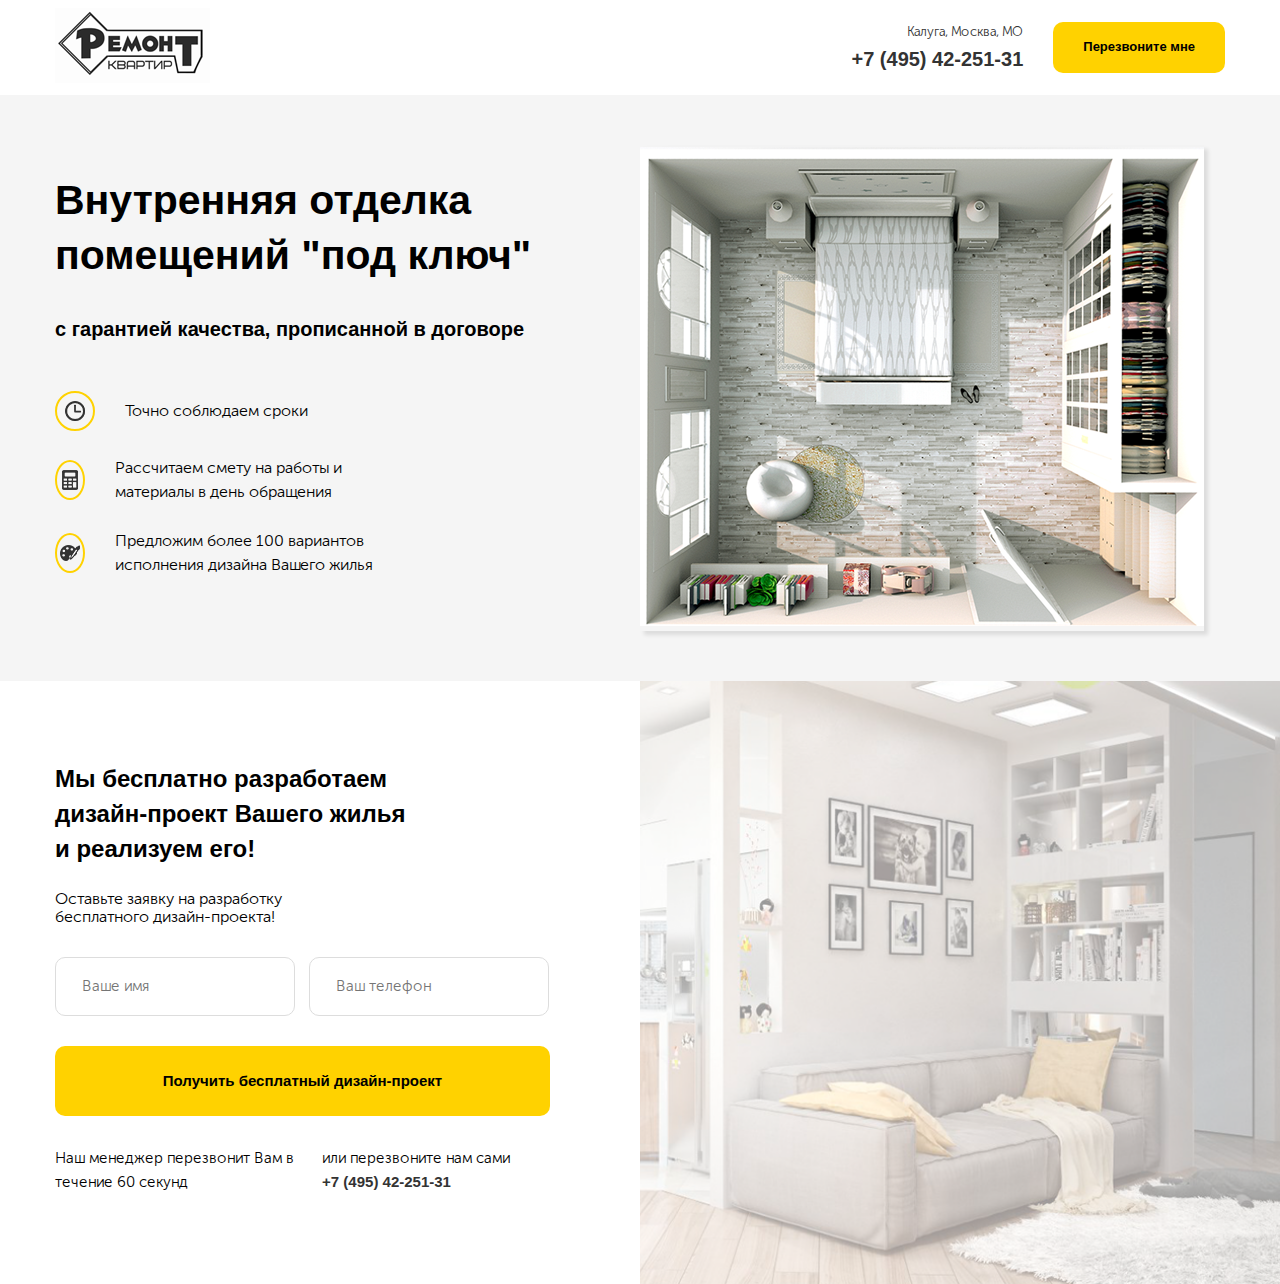
<file: lesson_18/easy/src/index.html>
<!DOCTYPE html>
<html lang="ru">
<head>
  <meta charset="UTF-8">
  <meta name="viewport" content="width=device-width, initial-scale=1.0">
  <meta http-equiv="X-UA-Compatible" content="ie=edge">
  <title>Document</title>
  <link rel="stylesheet" href="css/normalize.css">
  <link rel="stylesheet" href="css/style.css">
</head>
<body>
  <nav class="navbar">
    <div class="container">
      <div class="navbar-block">
        <div class="navbar__logo">
          <img src="img/logo.png" alt="logo">
        </div>
        <!-- /.navbar__logo -->
        <div class="navbar__info">
          <div class="navbar__contacts">
            <span class="navbar__address">Калуга, Москва, МО</span>  
            <a href="tel:+7 (495) 42-251-31" class="navbar__phone">+7 (495) 42-251-31</a>
          </div>
          <!-- /.navbar__contacts -->
          <button class="button navbar__button" id="button">Перезвоните мне</button>  
        </div>
        <!-- /.navbar__info -->
      </div>
      <!-- /.navbar-block -->
    </div>
    <!-- /.container -->
  </nav>
  <!-- /.navbar -->
  <main>
    <section class="hero">
      <div class="container">
        <div class="hero-block">
          <div class="hero-text">
            <h1 class="hero-text__title">
              Внутренняя отделка помещений "под ключ"
            </h1>
            <span class="hero-text__subtitle">
              с гарантией качества, прописанной в договоре
            </span>
            <!-- список -->
            <ul class="hero-list">
              <li class="hero-list__item">
                <div class="hero-list__image circle">
                  <img src="img/hero-icon-1.png" alt="">
                </div>
                <span class="hero-list__text">Точно соблюдаем сроки</span>
              </li>
              <li class="hero-list__item">
                <div class="hero-list__image icon">
                  <img src="img/hero-icon-2.png" alt="">
                </div>
                <span class="hero-list__text">Рассчитаем смету на работы и материалы в день обращения</span>
              </li>
              <li class="hero-list__item">
                <div class="hero-list__image icon">
                  <img src="img/hero-icon-3.png" alt="">
                </div>
                <span class="hero-list__text">Предложим более 100 вариантов исполнения дизайна Вашего жилья</span>
              </li>
            </ul>
          </div>
          <!-- /.hero-list -->
          <div class="hero-image">
            <img src="img/image_hero.png" alt="План квартиры">
          </div>
          <!-- /.hero-image -->
        </div>
        <!-- /.hero-block -->
      </div>
      <!-- /.container -->
    </section>
    <!-- /.hero -->
    <section class="offer section">
      <div class="container">
        <div class="offer-block">
          <h2 class="section-title offer__title">
        Мы бесплатно разработаем
        дизайн-проект Вашего жилья
        и реализуем его!
          </h2>
          <!-- /. section-title -->
          <span class="section-subtitle offer__subtitle">
            Оставьте заявку на разработку бесплатного дизайн-проекта!
          </span>
<!-- /.section-subtitle -->
          <form action="#" class="form offer__form">
            <input type="text" class="input offer__input" placeholder="Ваше имя">
            <input type="tel" class="input offer__input" placeholder="Ваш телефон">
            <button class="button offer__button">Получить бесплатный дизайн-проект
            </button>
          
            <div class="offer__notes">
              <div class="offer__notes-info">
                              Наш менеджер перезвонит Вам в течение 60 секунд
                 </div>
              
              <div class="offer__notes-contact">
                <span class="section-note offer__else">или перезвоните нам сами
                </span>
                <a href="tel:+7 (495) 42-251-31" class="offer__phone">+7 (495) 42-251-31</a>
              </div>

            </div>
          </form>
<!-- /.form offer__form -->
          
        </div>
        <!-- /.offer-block -->
       
      </div>
      <!-- /.container -->
    </section>
    <!-- /.offer -->
  </main> 
  <div class="modal" id="modal">
    <div class="modal-dialog">
      <button class="modal-dialog__close" id="close">&times;</button>
      <h4 class="modal-dialog__title">Всплывающее окно</h4>
      
    </div>
    <!-- /.modal-dialog -->
  </div>
  <!-- /.modal -->
  <!-- <script src="js/main.js"></script> -->
 
    <script src="js/main.js"></script>
</body>
</html>
</file>
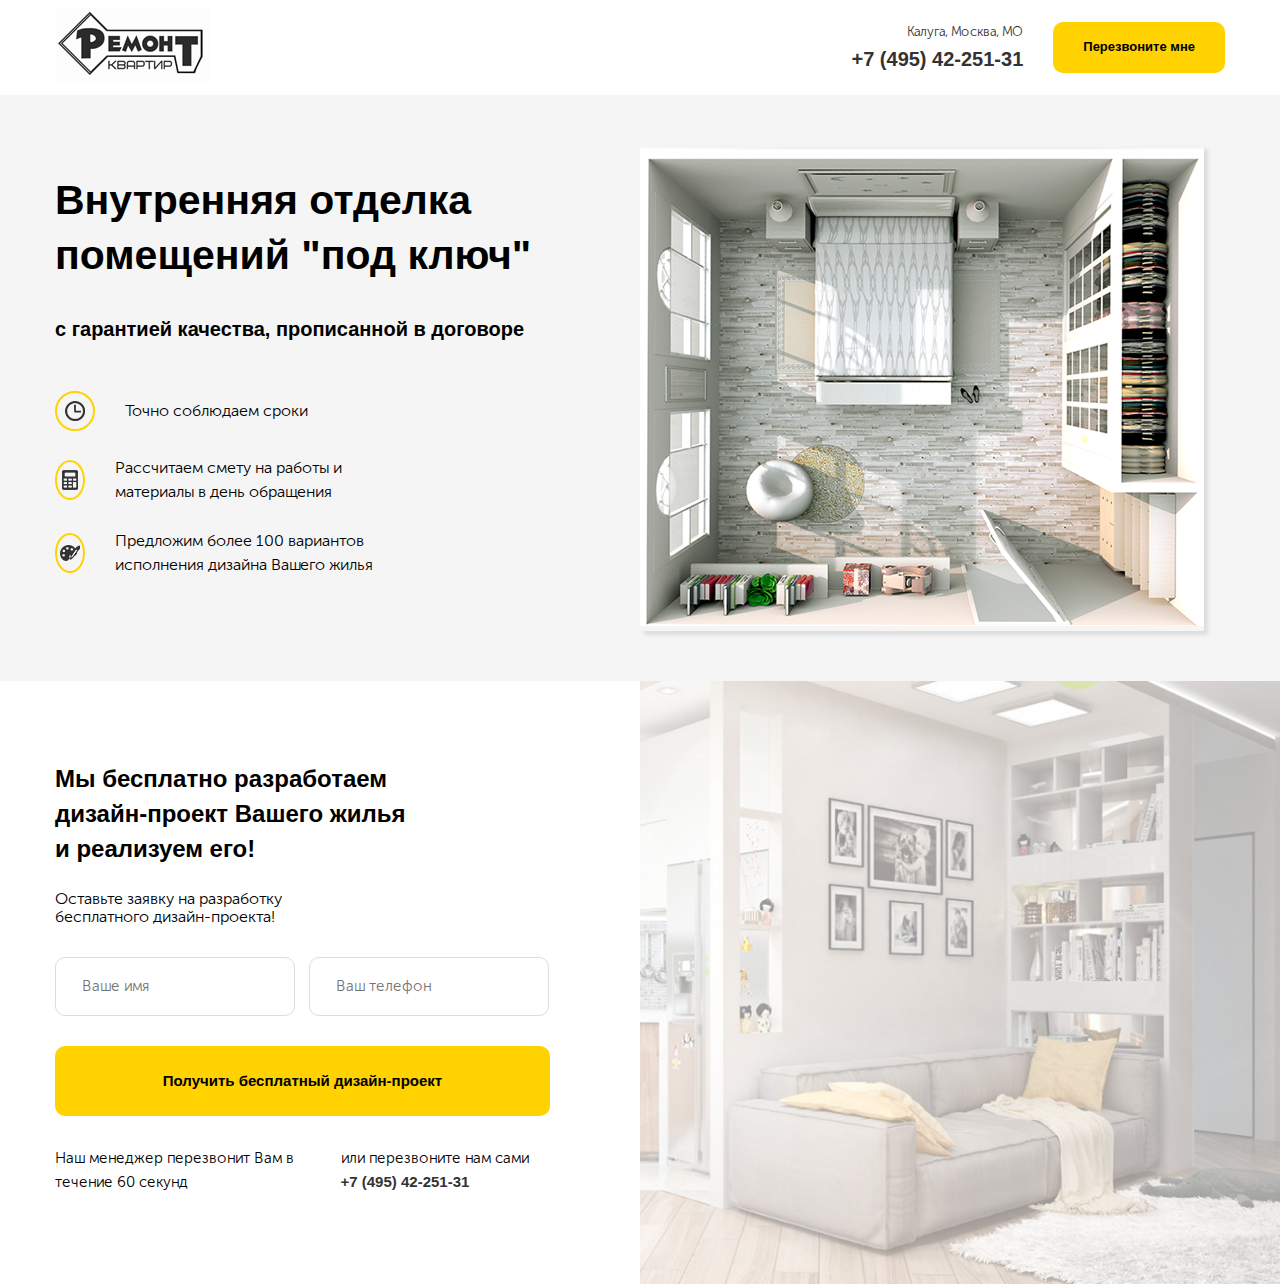
<file: lucky/easy/src/index.html>
<!DOCTYPE html>
<html lang="ru">
<head>
  <meta charset="UTF-8">
  <meta name="viewport" content="width=device-width, initial-scale=1.0">
  <meta http-equiv="X-UA-Compatible" content="ie=edge">
  <title>Document</title>
  <link rel="stylesheet" href="css/normalize.css">
  <link rel="stylesheet" href="css/style.css">
</head>
<body>
  <nav class="navbar">
    <div class="container">
      <div class="navbar-block">
        <div class="navbar__logo">
          <img src="img/logo.png" alt="logo">
        </div>
        <!-- /.navbar__logo -->
        <div class="navbar__info">
          <div class="navbar__contacts">
            <span class="navbar__address">Калуга, Москва, МО</span>  
            <a href="tel:+7 (495) 42-251-31" class="navbar__phone">+7 (495) 42-251-31</a>
          </div>
          <!-- /.navbar__contacts -->
          <button class="button navbar__button" id="button">Перезвоните мне</button>  
        </div>
        <!-- /.navbar__info -->
      </div>
      <!-- /.navbar-block -->
    </div>
    <!-- /.container -->
  </nav>
  <!-- /.navbar -->
  <main>
    <section class="hero">
      <div class="container">
        <div class="hero-block">
          <div class="hero-text">
            <h1 class="hero-text__title">
              Внутренняя отделка помещений "под ключ"
            </h1>
            <span class="hero-text__subtitle">
              с гарантией качества, прописанной в договоре
            </span>
            <!-- список -->
            <ul class="hero-list">
              <li class="hero-list__item">
                <div class="hero-list__image circle">
                  <img src="img/hero-icon-1.png" alt="">
                </div>
                <span class="hero-list__text">Точно соблюдаем сроки</span>
              </li>
              <li class="hero-list__item">
                <div class="hero-list__image icon">
                  <img src="img/hero-icon-2.png" alt="">
                </div>
                <span class="hero-list__text">Рассчитаем смету на работы и материалы в день обращения</span>
              </li>
              <li class="hero-list__item">
                <div class="hero-list__image icon">
                  <img src="img/hero-icon-3.png" alt="">
                </div>
                <span class="hero-list__text">Предложим более 100 вариантов исполнения дизайна Вашего жилья</span>
              </li>
            </ul>
          </div>
          <!-- /.hero-list -->
          <div class="hero-image">
            <img src="img/image_hero.png" alt="План квартиры">
          </div>
          <!-- /.hero-image -->
        </div>
        <!-- /.hero-block -->
      </div>
      <!-- /.container -->
    </section>
    <!-- /.hero -->
    <section class="offer section">
      <div class="container">
        <div class="offer-block">
          <h2 class="section-title offer__title">
        Мы бесплатно разработаем
        дизайн-проект Вашего жилья
        и реализуем его!
          </h2>
          <!-- /. section-title -->
          <span class="section-subtitle offer__subtitle">
            Оставьте заявку на разработку бесплатного дизайн-проекта!
          </span>
<!-- /.section-subtitle -->
          <form action="#" class="form offer__form">
            <input type="text" class="input offer__input" placeholder="Ваше имя">
            <input type="tel" class="input offer__input" placeholder="Ваш телефон">
            <button class="button offer__button">Получить бесплатный дизайн-проект
            </button>
          
            <div class="offer__notes">
              <div class="offer__note-info">
                              Наш менеджер перезвонит Вам в течение 60 секунд
                 </div>
              
              <div class="offer__note-contact">
                <span class="section-note offer__else">или перезвоните нам сами
                </span>
                <a href="tel:+7 (495) 42-251-31" class="offer__phone">+7 (495) 42-251-31</a>
              </div>

            </div>
          </form>
<!-- /.form offer__form -->
          
        </div>
        <!-- /.offer-block -->
       
      </div>
      <!-- /.container -->
    </section>
    <!-- /.offer -->
  </main> 
  <div class="modal" id="modal">
    <div class="modal-dialog">
      <button class="modal-dialog__close" id="close">&times;</button>
      <h4 class="modal-dialog__title">Всплывающее окно</h4>
      
    </div>
    <!-- /.modal-dialog -->
  </div>
  <!-- /.modal -->
  <!-- <script src="js/main.js"></script> -->
 
    <script src="js/main.js"></script>
</body>
</html>
</file>
<file: lesson_18/easy/src/css/style.css>
@font-face {
  font-family: 'Museo Sans Light';
  src: url("../fonts/MuseoSans/MuseoSansCyrl-300.eot");
  src: url("../fonts/MuseoSans/?#iefix") format("embedded-opentype"), url("../fonts/MuseoSans/MuseoSansCyrl-300.woff") format("woff"), url("../fonts/MuseoSans/MuseoSansCyrl-300.ttf") format("truetype");
  font-weight: normal;
  font-style: normal;
}

@font-face {
  font-family: 'Museo Sans  Bold';
  src: url("../fonts/MuseoSans/MuseoSansCyrl-700.eot");
  src: url("../fonts/MuseoSans/MuseoSansCyrl-700.eot?#iefix") format("embedded-opentype"), url("../fonts/MuseoSans/MuseoSansCyrl-700.woff") format("woff"), url("../fonts/MuseoSans/MuseoSansCyrl-700.ttf") format("truetype");
  font-weight: normal;
  font-style: normal;
}

* {
  -webkit-box-sizing: border-box;
          box-sizing: border-box;
}

body {
  font-family: 'Museo Sans Light', sans-serif;
  font-weight: 300;
}

img {
  max-width: 100%;
}

.container {
  width: 1170px;
  margin: auto;
}

@media (max-width: 1200px) {
  .container {
    width: 760px;
  }
}

@media (max-width: 768px) {
  .container {
    max-width: 580px;
    width: 90%;
  }
}

.button {
  border-radius: 10px;
  background-color: #ffd200;
  border: none;
  padding: 18px 30px;
}

.button:hover {
  background-color: #ffdb33;
  cursor: pointer;
}

.section {
  padding: 90px 0;
}

.section-title {
  font-size: 24px;
  font-family: 'Museo Sans Bold', sans-serif;
  font-weight: 700;
}

.section-subtitle {
  display: block;
  font-size: 16px;
}

.input {
  border: 1px solid #dddddd;
  border-radius: 10px;
  padding: 20px 26px;
  font-size: 15px;
}

@media (max-width: 588px) {
  .container {
    max-width: 320px;
  }
}

.section {
  padding: 90px 0;
}

.section-title {
  font-size: 24px;
  font-family: 'Museo Sans Bold', sans-serif;
  font-weight: 700;
}

.section-subtitle {
  display: block;
  font-size: 16px;
}

.navbar {
  padding: 8px 0;
  background: #ffffff;
}

.navbar-block {
  display: -webkit-box;
  display: -ms-flexbox;
  display: flex;
  -webkit-box-pack: justify;
      -ms-flex-pack: justify;
          justify-content: space-between;
  -webkit-box-align: center;
      -ms-flex-align: center;
          align-items: center;
}

.navbar__info {
  display: -webkit-box;
  display: -ms-flexbox;
  display: flex;
  -webkit-box-align: center;
      -ms-flex-align: center;
          align-items: center;
  text-align: right;
}

.navbar__address {
  display: -webkit-box;
  display: -ms-flexbox;
  display: flex;
  -webkit-box-orient: vertical;
  -webkit-box-direction: normal;
      -ms-flex-direction: column;
          flex-direction: column;
  font-size: 13px;
  font-family: 'Museo Sans Light', sans-serif;
  font-weight: 300;
  color: #333333;
}

.navbar__button {
  margin-left: 30px;
  font-size: 13px;
  font-family: 'Museo Sans Bold', sans-serif;
  font-weight: 700;
  outline: none;
}

.navbar__phone {
  display: inline-block;
  color: #333333;
  font-size: 20px;
  font-family: 'Museo Sans Bold', sans-serif;
  font-weight: 700;
  text-decoration: none;
  margin-top: 8px;
}

@media (max-width: 768px) {
  .navbar__contacts {
    display: none;
  }
  .navbar__button {
    font-size: 12px;
    padding: 12px 26px;
  }
  .navbar__logo {
    width: 80px;
  }
}

@media (max-width: 588px) {
  .navbar__button {
    border-radius: 5px;
    font-size: 10px;
    padding: 14px 26px;
  }
}

.hero {
  padding: 50px 0;
  background-color: #f5f5f5;
}

.hero-block {
  display: -webkit-box;
  display: -ms-flexbox;
  display: flex;
  -webkit-box-align: start;
      -ms-flex-align: start;
          align-items: flex-start;
}

.hero-text {
  -ms-flex-preferred-size: 50%;
      flex-basis: 50%;
  padding-right: 25px;
}

.hero-text__title {
  font-size: 41px;
  line-height: 55px;
  margin-bottom: 35px;
  font-family: 'Museo Sans Bold', sans-serif;
  font-weight: 700;
}

.hero-text__subtitle {
  display: inline-block;
  font-size: 20px;
  margin-bottom: 50px;
  font-family: 'Museo Sans Bold', sans-serif;
  font-weight: 700;
}

.hero-list {
  margin: 0;
  padding: 0;
  line-height: 24px;
}

.hero-list__item {
  display: -webkit-box;
  display: -ms-flexbox;
  display: flex;
  -webkit-box-align: center;
      -ms-flex-align: center;
          align-items: center;
  margin-bottom: 25px;
  margin-right: 200px;
}

.hero-list__item:last-child {
  margin-bottom: 0;
}

.hero-list__image {
  width: 40px;
  height: 40px;
  border: 2px solid #ffd200;
  border-radius: 50%;
  display: -webkit-box;
  display: -ms-flexbox;
  display: flex;
  -webkit-box-align: center;
      -ms-flex-align: center;
          align-items: center;
  -webkit-box-pack: center;
      -ms-flex-pack: center;
          justify-content: center;
  margin-right: 30px;
}

.hero-list__text {
  max-width: 300px;
}

.hero-image {
  -webkit-box-shadow: 4px 4px 4px rgba(0, 0, 0, 0.1);
          box-shadow: 4px 4px 4px rgba(0, 0, 0, 0.1);
}

@media (max-width: 1200px) {
  .hero-block {
    -webkit-box-orient: vertical;
    -webkit-box-direction: normal;
        -ms-flex-direction: column;
            flex-direction: column;
  }
  .hero-text__subtitle {
    margin-bottom: 35px;
  }
  .hero-list {
    margin-bottom: 40px;
  }
  .hero-list__item {
    margin-bottom: 18px;
  }
  .hero-list__image {
    margin-right: 20px;
  }
  .hero-image {
    margin: auto;
  }
}

@media (max-width: 768px) {
  .hero-text-title {
    font-size: 24px;
    line-height: 1.4;
    margin-bottom: 10px;
  }
  .hero-text__subtitle {
    font-size: 16px;
    font-weight: bold;
    margin-bottom: 15px;
  }
  .hero-list-item {
    margin-bottom: 20px;
  }
  .hero-list__text {
    font-size: 12px;
  }
  .hero-list__image {
    margin-right: 15px;
  }
  .hero-image {
    min-width: 270px;
  }
}

@media (max-width: 588px) {
  .hero-text__title {
    font-size: 24px;
    line-height: 29px;
    margin-bottom: 13px;
  }
  .hero-text__subtitle {
    font-size: 14px;
    font-weight: bold;
  }
  .hero-image {
    min-width: 100%;
  }
  .hero-list {
    margin-bottom: 10px;
  }
  .hero-list__item {
    margin: auto;
    margin-bottom: 15px;
  }
  .hero-list__text {
    font-size: 12px;
    line-height: 17px;
  }
  .icon {
    width: 21%;
  }
}

.offer {
  background: url("../img/offer_bg.png") no-repeat;
  background-position: center right;
  background-size: contain;
  position: relative;
}

.offer:before {
  content: '';
  width: 50%;
  height: 100%;
  position: absolute;
  top: 0;
  left: 0;
  background-color: #fff;
}

.offer-block {
  width: 50%;
  padding-right: 90px;
  position: relative;
}

.offer__title {
  max-width: 360px;
  line-height: 35px;
  margin-top: -10px;
  margin-bottom: 24px;
}

.offer__subtitle {
  max-width: 250px;
  margin-bottom: 30px;
}

.offer__input {
  margin-bottom: 30px;
  width: 240px;
}

.offer__input:first-child {
  margin-right: 10px;
}

.offer__button {
  width: 100%;
  min-height: 70px;
  font-size: 15px;
  font-family: 'Museo Sans Bold', sans-serif;
  font-weight: 700;
}

.offer__notes {
  display: -webkit-box;
  display: -ms-flexbox;
  display: flex;
  -webkit-box-pack: justify;
      -ms-flex-pack: justify;
          justify-content: space-between;
  font-size: 15px;
  margin-top: 30px;
  line-height: 24px;
}

.offer__note-info {
  margin-right: 40px;
}

.offer__phone {
  display: inline-block;
  text-decoration: none;
  font-family: 'Museo Sans Bold', sans-serif;
  font-weight: 700;
  color: #333333;
}

@media (max-width: 768px) {
  .offer {
    background: #fff;
  }
  .offer-block {
    width: 90%;
    padding-right: 0;
  }
  .offer__notes {
    -webkit-box-orient: vertical;
    -webkit-box-direction: normal;
        -ms-flex-direction: column;
            flex-direction: column;
    font-size: 12px;
  }
  .offer__info {
    margin-bottom: 10px;
  }
  .offer__phone {
    display: block;
  }
}

@media (max-width: 588px) {
  .offer__title {
    max-width: 260px;
    line-height: 30px;
    margin-top: -10px;
    margin-bottom: 20px;
  }
  .offer__subtitle {
    max-width: 200px;
  }
  .offer__input {
    min-width: 100%;
    margin-bottom: 8px;
    outline: none;
  }
  .offer__button {
    font-size: 12px;
    line-height: 18px;
  }
}

.modal {
  position: fixed;
  left: 0;
  top: 0;
  width: 100%;
  height: 100%;
  background-color: rgba(0, 0, 0, 0.5);
  display: none;
}

.modal_active {
  display: -webkit-box;
  display: -ms-flexbox;
  display: flex;
}

.modal-dialog {
  position: relative;
  margin: auto;
  max-width: 450px;
  width: 90%;
  min-width: 200px;
  background-color: #fff;
  padding: 40px;
}

.modal-dialog__close {
  position: absolute;
  top: 0;
  right: 0;
}
/*# sourceMappingURL=style.css.map */
</file>
<file: lucky/easy/src/css/style.css>
@font-face {
  font-family: 'Museo Sans Light';
  src: url("../fonts/MuseoSans/MuseoSansCyrl-300.eot");
  src: url("../fonts/MuseoSans/?#iefix") format("embedded-opentype"), url("../fonts/MuseoSans/MuseoSansCyrl-300.woff") format("woff"), url("../fonts/MuseoSans/MuseoSansCyrl-300.ttf") format("truetype");
  font-weight: normal;
  font-style: normal;
}

@font-face {
  font-family: 'Museo Sans  Bold';
  src: url("../fonts/MuseoSans/MuseoSansCyrl-700.eot");
  src: url("../fonts/MuseoSans/MuseoSansCyrl-700.eot?#iefix") format("embedded-opentype"), url("../fonts/MuseoSans/MuseoSansCyrl-700.woff") format("woff"), url("../fonts/MuseoSans/MuseoSansCyrl-700.ttf") format("truetype");
  font-weight: normal;
  font-style: normal;
}

* {
  -webkit-box-sizing: border-box;
          box-sizing: border-box;
}

body {
  font-family: 'Museo Sans Light', sans-serif;
  font-weight: 300;
}

img {
  max-width: 100%;
}

.container {
  width: 1170px;
  margin: auto;
}

@media (max-width: 1200px) {
  .container {
    width: 760px;
  }
}

@media (max-width: 768px) {
  .container {
    max-width: 580px;
    width: 90%;
  }
}

.button {
  border-radius: 10px;
  background-color: #ffd200;
  border: none;
  padding: 18px 30px;
}

.button:hover {
  background-color: #ffdb33;
  cursor: pointer;
}

.section {
  padding: 90px 0;
}

.section-title {
  font-size: 24px;
  font-family: 'Museo Sans Bold', sans-serif;
  font-weight: 700;
}

.section-subtitle {
  display: block;
  font-size: 16px;
}

.input {
  border: 1px solid #dddddd;
  border-radius: 10px;
  padding: 20px 26px;
  font-size: 15px;
}

@media (max-width: 588px) {
  .container {
    max-width: 320px;
  }
}

.section {
  padding: 90px 0;
}

.section-title {
  font-size: 24px;
  font-family: 'Museo Sans Bold', sans-serif;
  font-weight: 700;
}

.section-subtitle {
  display: block;
  font-size: 16px;
}

.navbar {
  padding: 8px 0;
  background: #ffffff;
}

.navbar-block {
  display: -webkit-box;
  display: -ms-flexbox;
  display: flex;
  -webkit-box-pack: justify;
      -ms-flex-pack: justify;
          justify-content: space-between;
  -webkit-box-align: center;
      -ms-flex-align: center;
          align-items: center;
}

.navbar__info {
  display: -webkit-box;
  display: -ms-flexbox;
  display: flex;
  -webkit-box-align: center;
      -ms-flex-align: center;
          align-items: center;
  text-align: right;
}

.navbar__address {
  display: -webkit-box;
  display: -ms-flexbox;
  display: flex;
  -webkit-box-orient: vertical;
  -webkit-box-direction: normal;
      -ms-flex-direction: column;
          flex-direction: column;
  font-size: 13px;
  font-family: 'Museo Sans Light', sans-serif;
  font-weight: 300;
  color: #333333;
}

.navbar__button {
  margin-left: 30px;
  font-size: 13px;
  font-family: 'Museo Sans Bold', sans-serif;
  font-weight: 700;
  outline: none;
}

.navbar__phone {
  display: inline-block;
  color: #333333;
  font-size: 20px;
  font-family: 'Museo Sans Bold', sans-serif;
  font-weight: 700;
  text-decoration: none;
  margin-top: 8px;
}

@media (max-width: 768px) {
  .navbar__contacts {
    display: none;
  }
  .navbar__button {
    font-size: 12px;
    padding: 12px 26px;
  }
  .navbar__logo {
    width: 80px;
  }
}

@media (max-width: 588px) {
  .navbar__button {
    border-radius: 5px;
    font-size: 10px;
    padding: 14px 26px;
  }
}

.hero {
  padding: 50px 0;
  background-color: #f5f5f5;
}

.hero-block {
  display: -webkit-box;
  display: -ms-flexbox;
  display: flex;
  -webkit-box-align: start;
      -ms-flex-align: start;
          align-items: flex-start;
}

.hero-text {
  -ms-flex-preferred-size: 50%;
      flex-basis: 50%;
  padding-right: 25px;
}

.hero-text__title {
  font-size: 41px;
  line-height: 55px;
  margin-bottom: 35px;
  font-family: 'Museo Sans Bold', sans-serif;
  font-weight: 700;
}

.hero-text__subtitle {
  display: inline-block;
  font-size: 20px;
  margin-bottom: 50px;
  font-family: 'Museo Sans Bold', sans-serif;
  font-weight: 700;
}

.hero-list {
  margin: 0;
  padding: 0;
  line-height: 24px;
}

.hero-list__item {
  display: -webkit-box;
  display: -ms-flexbox;
  display: flex;
  -webkit-box-align: center;
      -ms-flex-align: center;
          align-items: center;
  margin-bottom: 25px;
  margin-right: 200px;
}

.hero-list__item:last-child {
  margin-bottom: 0;
}

.hero-list__image {
  width: 40px;
  height: 40px;
  border: 2px solid #ffd200;
  border-radius: 50%;
  display: -webkit-box;
  display: -ms-flexbox;
  display: flex;
  -webkit-box-align: center;
      -ms-flex-align: center;
          align-items: center;
  -webkit-box-pack: center;
      -ms-flex-pack: center;
          justify-content: center;
  margin-right: 30px;
}

.hero-list__text {
  max-width: 300px;
}

.hero-image {
  -webkit-box-shadow: 4px 4px 4px rgba(0, 0, 0, 0.1);
          box-shadow: 4px 4px 4px rgba(0, 0, 0, 0.1);
}

@media (max-width: 1200px) {
  .hero-block {
    -webkit-box-orient: vertical;
    -webkit-box-direction: normal;
        -ms-flex-direction: column;
            flex-direction: column;
  }
  .hero-text__subtitle {
    margin-bottom: 35px;
  }
  .hero-list {
    margin-bottom: 40px;
  }
  .hero-list__item {
    margin-bottom: 18px;
  }
  .hero-list__image {
    margin-right: 20px;
  }
  .hero-image {
    margin: auto;
  }
}

@media (max-width: 768px) {
  .hero-text-title {
    font-size: 24px;
    line-height: 1.4;
    margin-bottom: 10px;
  }
  .hero-text__subtitle {
    font-size: 16px;
    font-weight: bold;
    margin-bottom: 15px;
  }
  .hero-list-item {
    margin-bottom: 20px;
  }
  .hero-list__text {
    font-size: 12px;
  }
  .hero-list__image {
    margin-right: 15px;
  }
  .hero-image {
    min-width: 270px;
  }
}

@media (max-width: 588px) {
  .hero-text__title {
    font-size: 24px;
    line-height: 29px;
    margin-bottom: 13px;
  }
  .hero-text__subtitle {
    font-size: 14px;
    font-weight: bold;
  }
  .hero-image {
    min-width: 100%;
  }
  .hero-list {
    margin-bottom: 10px;
  }
  .hero-list__item {
    margin: auto;
    margin-bottom: 15px;
  }
  .hero-list__text {
    font-size: 12px;
    line-height: 17px;
  }
  .icon {
    width: 16%;
  }
}

.offer {
  background: url("../img/offer_bg.png") no-repeat;
  background-position: center right;
  background-size: contain;
  position: relative;
}

.offer:before {
  content: '';
  width: 50%;
  height: 100%;
  position: absolute;
  top: 0;
  left: 0;
  background-color: #fff;
}

.offer-block {
  width: 50%;
  padding-right: 90px;
  position: relative;
}

.offer__title {
  max-width: 360px;
  line-height: 35px;
  margin-top: -10px;
  margin-bottom: 24px;
}

.offer__subtitle {
  max-width: 250px;
  margin-bottom: 30px;
}

.offer__input {
  margin-bottom: 30px;
  width: 240px;
  outline: none;
}

.offer__input:first-child {
  margin-right: 10px;
}

.offer__button {
  width: 100%;
  min-height: 70px;
  font-size: 15px;
  font-family: 'Museo Sans Bold', sans-serif;
  font-weight: 700;
}

.offer__notes {
  display: -webkit-box;
  display: -ms-flexbox;
  display: flex;
  -webkit-box-pack: justify;
      -ms-flex-pack: justify;
          justify-content: space-between;
  font-size: 15px;
  margin-top: 30px;
  line-height: 24px;
}

.offer__note-info {
  margin-right: 40px;
}

.offer__phone {
  display: inline-block;
  text-decoration: none;
  font-family: 'Museo Sans Bold', sans-serif;
  font-weight: 700;
  color: #333333;
}

@media (max-width: 768px) {
  .offer {
    background: #fff;
  }
  .offer-block {
    width: 100%;
    padding-right: 0;
  }
  .offer__notes {
    -webkit-box-orient: vertical;
    -webkit-box-direction: normal;
        -ms-flex-direction: column;
            flex-direction: column;
  }
  .offer__note-info {
    margin-bottom: 10px;
  }
  .offer__phone {
    display: block;
  }
}

.modal {
  position: fixed;
  left: 0;
  top: 0;
  width: 100%;
  height: 100%;
  background-color: rgba(0, 0, 0, 0.5);
  display: none;
}

.modal_active {
  display: -webkit-box;
  display: -ms-flexbox;
  display: flex;
}

.modal-dialog {
  position: relative;
  margin: auto;
  max-width: 450px;
  width: 90%;
  min-width: 200px;
  background-color: #fff;
  padding: 40px;
}

.modal-dialog__close {
  position: absolute;
  top: 0;
  right: 0;
}
/*# sourceMappingURL=style.css.map */
</file>
